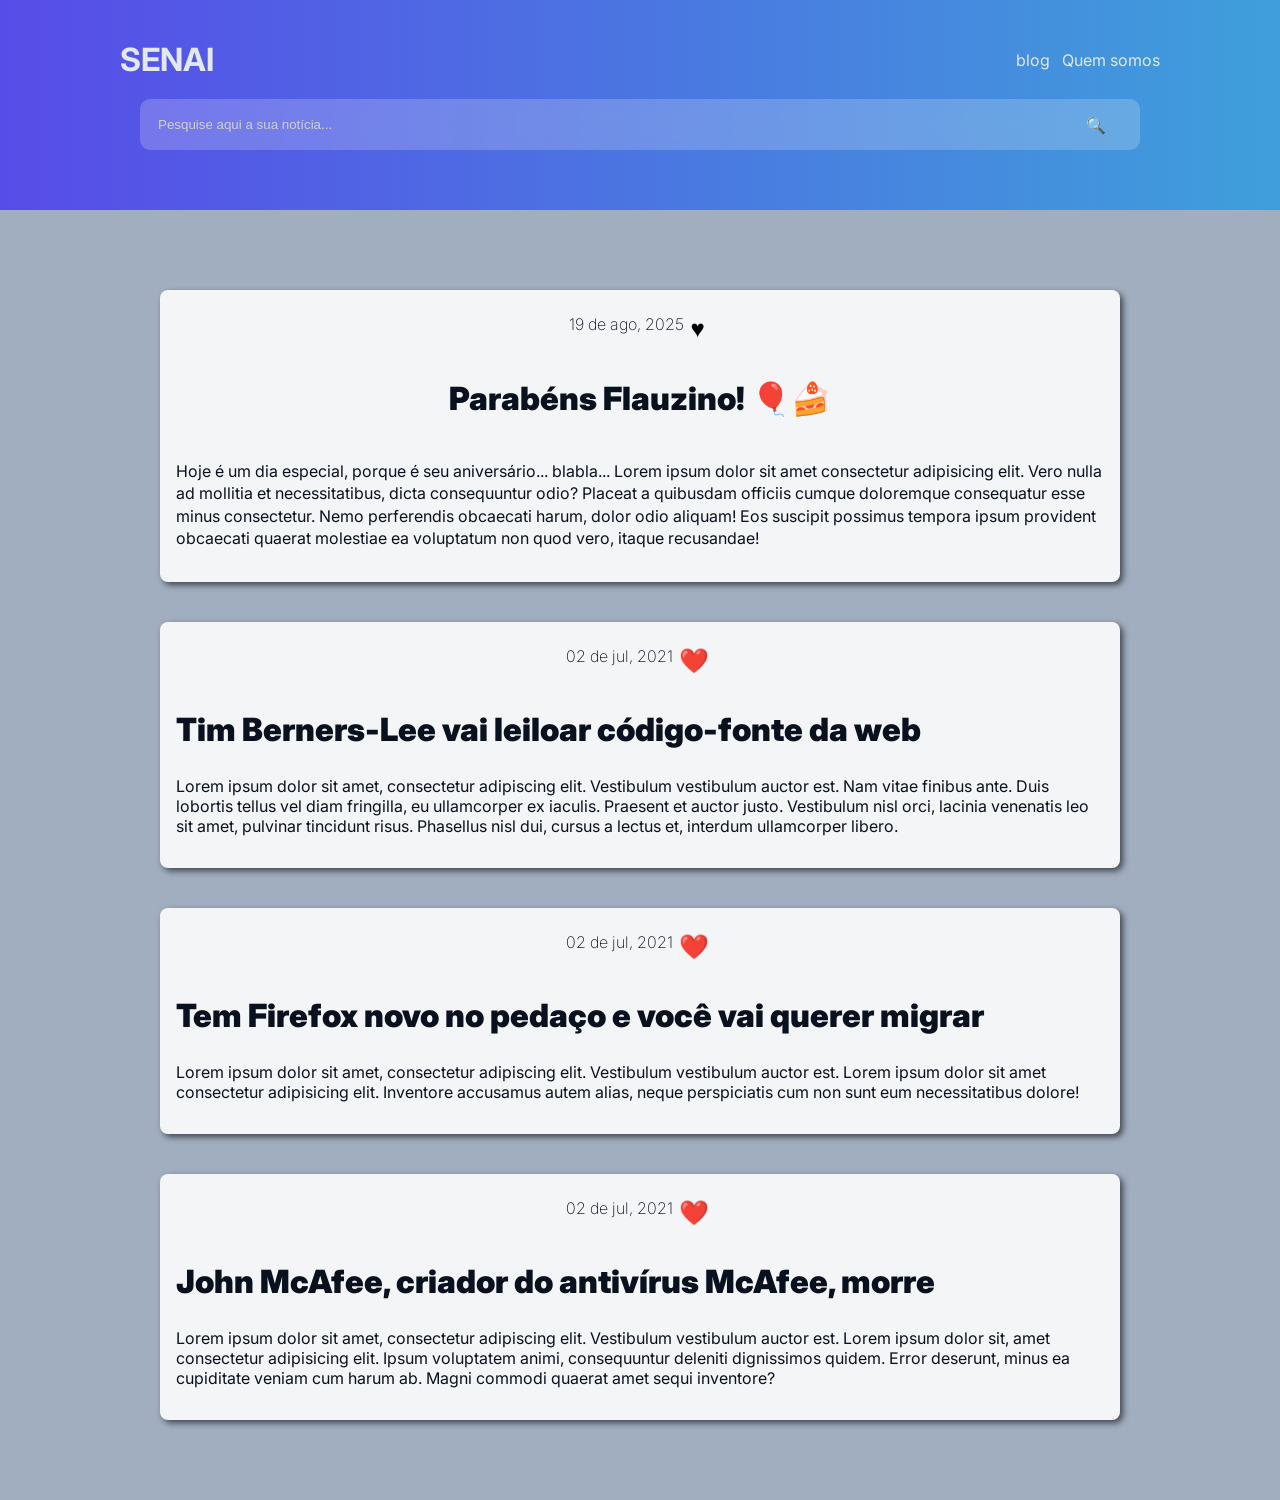
<file: index.html>
<!DOCTYPE html>
<html lang="pt-br">
  <head>
    <meta charset="UTF-8" />
    <meta name="viewport" content="width=device-width, initial-scale=1.0" />
    <title>Blog SENAI"</title>
    <link rel="stylesheet" href="style.css" />
    <link rel="preconnect" href="https://fonts.googleapis.com" />
    <link rel="preconnect" href="https://fonts.gstatic.com" crossorigin />
    <link
      href="https://fonts.googleapis.com/css2?family=Inter:ital,opsz,wght@0,14..32,100..900;1,14..32,100..900&display=swap"
      rel="stylesheet"
    />
  </head>
  <body>
    <header>
      <div class="header-content">
        <h1>SENAI</h1>
        <nav>
          <ul>
            <li><a href="#">blog</a></li>
            <li><a href="#">Quem somos</a></li>
          </ul>
        </nav>
      </div>
      <div class="search-bar">
        <input type="text" placeholder="Pesquise aqui a sua notícia..." />
        <span class="search-icon">🔍</span>
      </div>
    </header>
    <!-- aqui começa a seção principal do nosso site -->
    <main>
      <!-- aqui ficarão todos os cards de noticias -->
      <section class="articles">
        <!-- aqui é um card de noticia -->
        <article class="article-card">
          <div class="article-header">
            <span class="date">19 de ago, 2025</span>
            <button class="like-button">♥️</button>
          </div>
          <a href="noticia.html">
            <h2 class="article-title">Parabéns Flauzino! 🎈🍰</h2>
          </a>
          <p class="article-content">
            Hoje é um dia especial, porque é seu aniversário... blabla... Lorem
            ipsum dolor sit amet consectetur adipisicing elit. Vero nulla ad
            mollitia et necessitatibus, dicta consequuntur odio? Placeat a
            quibusdam officiis cumque doloremque consequatur esse minus
            consectetur. Nemo perferendis obcaecati harum, dolor odio aliquam!
            Eos suscipit possimus tempora ipsum provident obcaecati quaerat
            molestiae ea voluptatum non quod vero, itaque recusandae!
          </p>
        </article>
        <!-- aqui acaba o card da noticia -->
        <article class="article-card">
          <div class="article-header">
            <span class="date">02 de jul, 2021</span>
            <button class="like-button">❤️</button>
          </div>
          <a href="noticia.html">
            <h2 class="article-title">
              Tim Berners-Lee vai leiloar código-fonte da web
            </h2>
            <p class="article-excerpt">
              Lorem ipsum dolor sit amet, consectetur adipiscing elit.
              Vestibulum vestibulum auctor est. Nam vitae finibus ante. Duis
              lobortis tellus vel diam fringilla, eu ullamcorper ex iaculis.
              Praesent et auctor justo. Vestibulum nisl orci, lacinia venenatis
              leo sit amet, pulvinar tincidunt risus. Phasellus nisl dui, cursus
              a lectus et, interdum ullamcorper libero.
            </p>
          </a>
        </article>

        <article class="article-card">
          <div class="article-header">
            <span class="date">02 de jul, 2021</span>
            <button class="like-button">❤️</button>
          </div>
          <a href="noticia.html">
            <h2 class="article-title">
              Tem Firefox novo no pedaço e você vai querer migrar
            </h2>
            <p class="article-excerpt">
              Lorem ipsum dolor sit amet, consectetur adipiscing elit.
              Vestibulum vestibulum auctor est. Lorem ipsum dolor sit amet
              consectetur adipisicing elit. Inventore accusamus autem alias,
              neque perspiciatis cum non sunt eum necessitatibus dolore!
            </p>
          </a>
        </article>
        <article class="article-card">
          <div class="article-header">
            <span class="date">02 de jul, 2021</span>
            <button class="like-button">❤️</button>
          </div>
          <a href="noticia.html">
            <h2 class="article-title">
              John McAfee, criador do antivírus McAfee, morre
            </h2>
            <p class="article-excerpt">
              Lorem ipsum dolor sit amet, consectetur adipiscing elit.
              Vestibulum vestibulum auctor est. Lorem ipsum dolor sit, amet
              consectetur adipisicing elit. Ipsum voluptatem animi, consequuntur
              deleniti dignissimos quidem. Error deserunt, minus ea cupiditate
              veniam cum harum ab. Magni commodi quaerat amet sequi inventore?
            </p>
          </a>
        </article>
      </section>
    </main>
  </body>
</html>
</file>
<file: style.css>
/* O que essa paradinha faz mexmo? */
* {
  box-sizing: border-box;
}

body {
  background-color: #f4f5f7;
  color: #e2e8f0;
  font-family: "Inter", sans-serif;
  margin: 0;
  padding: 0;
}
a {
  color: inherit;
  text-decoration: none;
}
ul {
  list-style: none;
  padding: 0;
  margin: 0;
}
/* vamos incluir o gradiente no header */
header {
  background: linear-gradient(
    90deg,
    rgba(87, 76, 232, 1) 0%,
    rgba(63, 159, 219, 1) 100%
  );
  padding: 40px 120px;
}

.header-content {
  display: flex;
  justify-content: space-between;
  align-items: center;
}

h1 {
  font-size: 2em;
  margin: 0;
}

header nav ul {
  display: flex;
  gap: 12px;
}
.search-bar {
  display: flex;
  align-items: center;
  margin: 20px;
  padding: 10px;
  border-radius: 10px;
  background-color: rgba(255, 255, 255, 0.2);
  backdrop-filter: blur(10px);
  color: #0a111e;
}

.search-bar input {
  background-color: transparent;
  border: none;
  width: 95%;
  color: white;
  padding: 8px;
}
.search-bar input::placeholder {
  color: #d1d1d1;
}
.search-bar .search-icon {
  color: #a0aec0;
  padding: 5px;
}

/* Vamos deixar os artigos bunitin agr ;) */
.articles {
  display: flex;
  padding: 40px 120px;
  gap: 40px;
  flex-wrap: wrap;
}
.article-card {
  background-color: #f4f5f7; /* cor do fundo da noticia */
  color: #0a111e; /* cor do texto da noticia */
  box-shadow: 3px 3px 6px rgba(0, 0, 0, 0.6);
  padding: 16px;
  border-radius: 8px;
  width: 100%;
}
.article-header {
  display: flex;
  justify-content: space-between;
  margin: 8px;
  font-weight: 200;
}
.article-title {
  font-weight: 900;
}
.article-content {
  line-height: 1.4;
}
.like-button {
  /* pode ser que o seu seja likebutton tudo junto */
  background: none;
  border: none;
  font-size: 1.5em;
}

@media (max-width: 768px) {
  /* todos os estilos contidos aqui só vão funcionar em telas até 768px */
  body {
    background-color: aquamarine;
  }
  .article-header{
    font-size:0.8em ;
  }
  header, .articles{
    padding: 40px;
  }
}

/* Notícia */
main{
  width: 100%;
  display: flex;
  justify-content: center;
  align-items: center;
  padding: 40px;
  background-color: #a0aec0;
}
article{
  background-color: #f4f5f7; /* cor de fundo da noticia */
  padding: 24px; /* espaçamento */
  border-radius: 20px; /* borda arredondada */
  box-shadow: 2px 2px 5px rgba(0, 0, 0, 0.6); /* sombra da caixa */
  display: flex; /* centraliza a caixa */
  flex-direction: column; /* mantem o texto e img um abaixo do outro */
  justify-content: center; /* centraliza a caixa */
  align-items: center; /* centraliza a caixa */
  width: 60%; /* largura da noticia */
  color: #0a111e; /* cor do texto da noticia */
}
h2{
  font-size: 2em; /* tamanho da fonte do titulo da noticia */
  font-weight: 900; /* largura da fonte do titulo da noticia */
}

.news-highlight{
  font-size: 1.5em; /* aumenta a fonte 1.5x do que o pai*/
  text-align: center; /* centraliza o texto */
  font-style: oblique; /* deixa o texto em italico */  
}
.news-body{
  line-height: 1.5; /* espaçamento entre linhas */
  text-indent: 24px; /* paragrafo, espaço na primeira linha do paragrafo */
}
img{
  width: 100%;
  padding: 16px;
}
</file>
